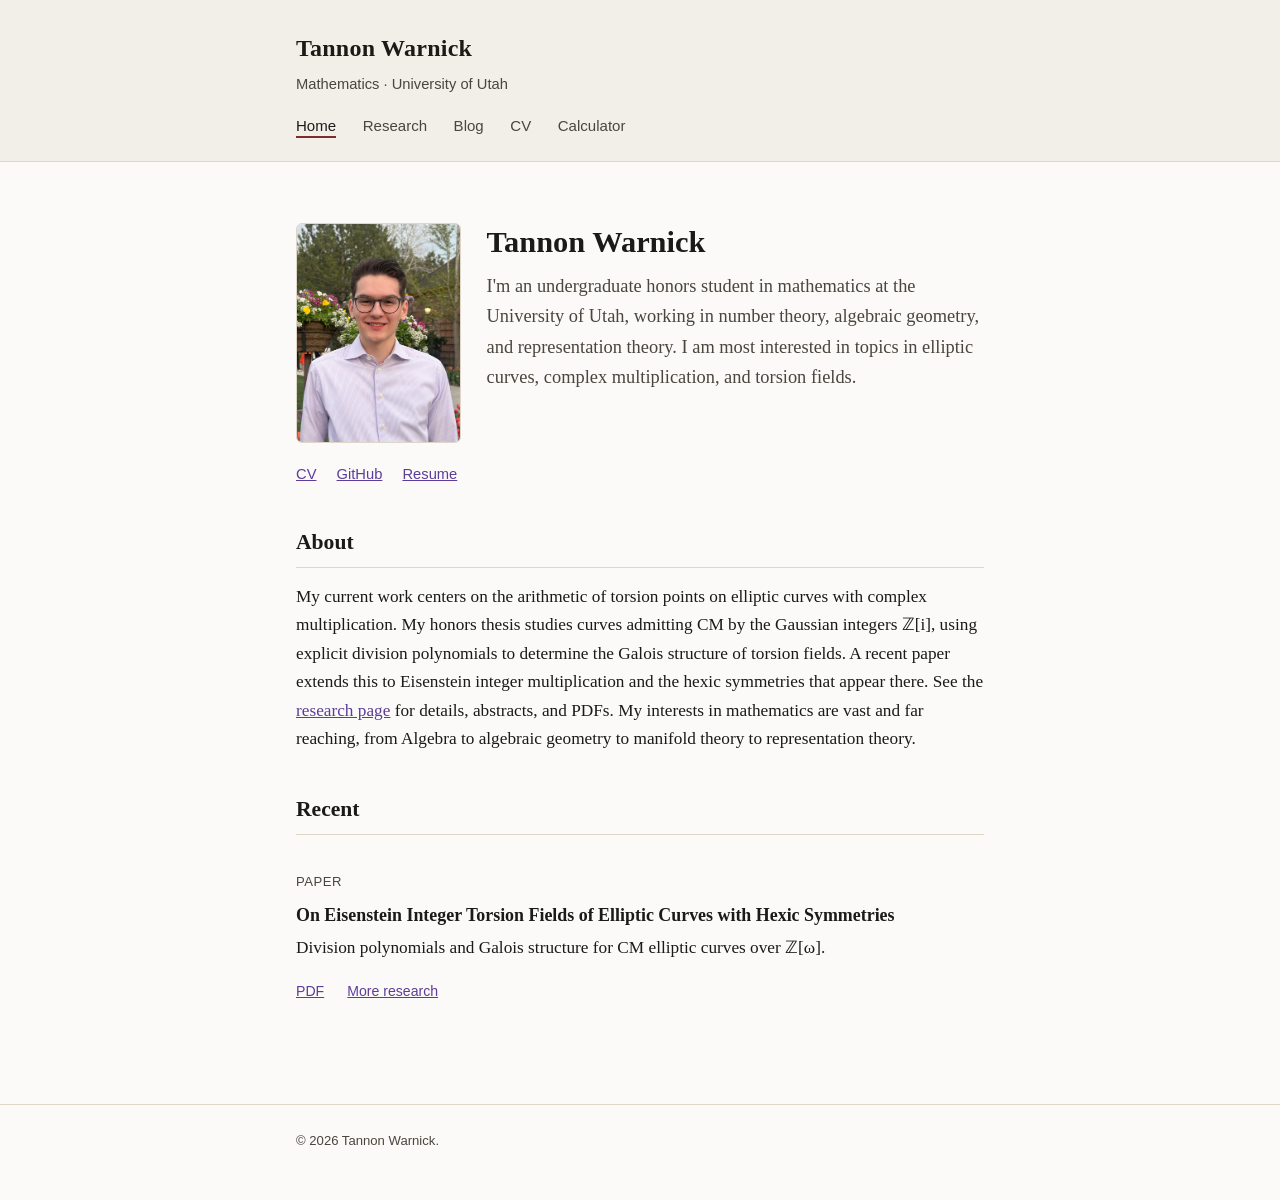
<file: index.html>
<!doctype html>
<html lang="en">
<head>
<meta charset="utf-8">
<meta name="viewport" content="width=device-width, initial-scale=1">
<title>Tannon Warnick</title>
<meta name="description" content="Tannon Warnick — mathematics, University of Utah. Research in number theory and arithmetic geometry.">
<link rel="stylesheet" href="css/style.css">
</head>
<body>

<header class="site">
  <div class="wrap">
    <a class="site-title" href="index.html">Tannon Warnick</a>
    <p class="site-tagline">Mathematics &middot; University of Utah</p>
    <nav class="site">
      <a href="index.html" aria-current="page">Home</a>
      <a href="research.html">Research</a>
      <a href="blog.html">Blog</a>
      <a href="cv.html">CV</a>
      <a href="torsion-calculator.html">Calculator</a>
    </nav>
  </div>
</header>

<main class="wrap">

  <div class="hero">
    <div class="hero-photo">
      <img src="assets/photo.jpeg" alt="Tannon Warnick">
    </div>
    <div>
      <h1>Tannon Warnick</h1>
      <p class="lede">
        I'm an undergraduate honors student in mathematics at the University of Utah,
        working in number theory, algebraic geometry, and representation theory. I am most interested in topics in elliptic curves, complex multiplication, and torsion fields.
      </p>
    </div>
  </div>

  <div class="contact-row">
    <a href="cv.html">CV</a>
    <!-- Add once you have them: arXiv author page, Google Scholar, MathSciNet -->
    <a href="https://github.com/tannon-maker">GitHub</a>
    <a href="assets/Warnick Resume.pdf">Resume</a>
  </div>

  <h2>About</h2>
  <p>
    My current work centers on the arithmetic of torsion points on elliptic curves with complex
    multiplication. My honors thesis studies curves admitting CM by the Gaussian integers
    <span>&#8484;[i]</span>, using explicit division polynomials to determine the Galois structure
    of torsion fields. A recent paper extends this to Eisenstein integer multiplication and the
    hexic symmetries that appear there. See the <a href="research.html">research page</a> for details, abstracts, and PDFs.
      My interests in mathematics are vast and far reaching, from Algebra to algebraic geometry to manifold theory to representation theory. 
  </p>

  <h2>Recent</h2>
  <ul class="plain">
    <li class="entry">
      <div class="entry-meta">Paper</div>
      <div class="entry-title">On Eisenstein Integer Torsion Fields of Elliptic Curves with Hexic Symmetries</div>
      <p>Division polynomials and Galois structure for CM elliptic curves over &#8484;[&omega;].</p>
      <div class="entry-links">
        <a href="assets/papers/warnick-eisenstein-hexic-symmetries.pdf">PDF</a>
        <a href="research.html">More research</a>
      </div>
    </li>
  </ul>

</main>

<footer class="site">
  <div class="wrap">
    &copy; 2026 Tannon Warnick.
  </div>
</footer>

</body>
</html>
</file>
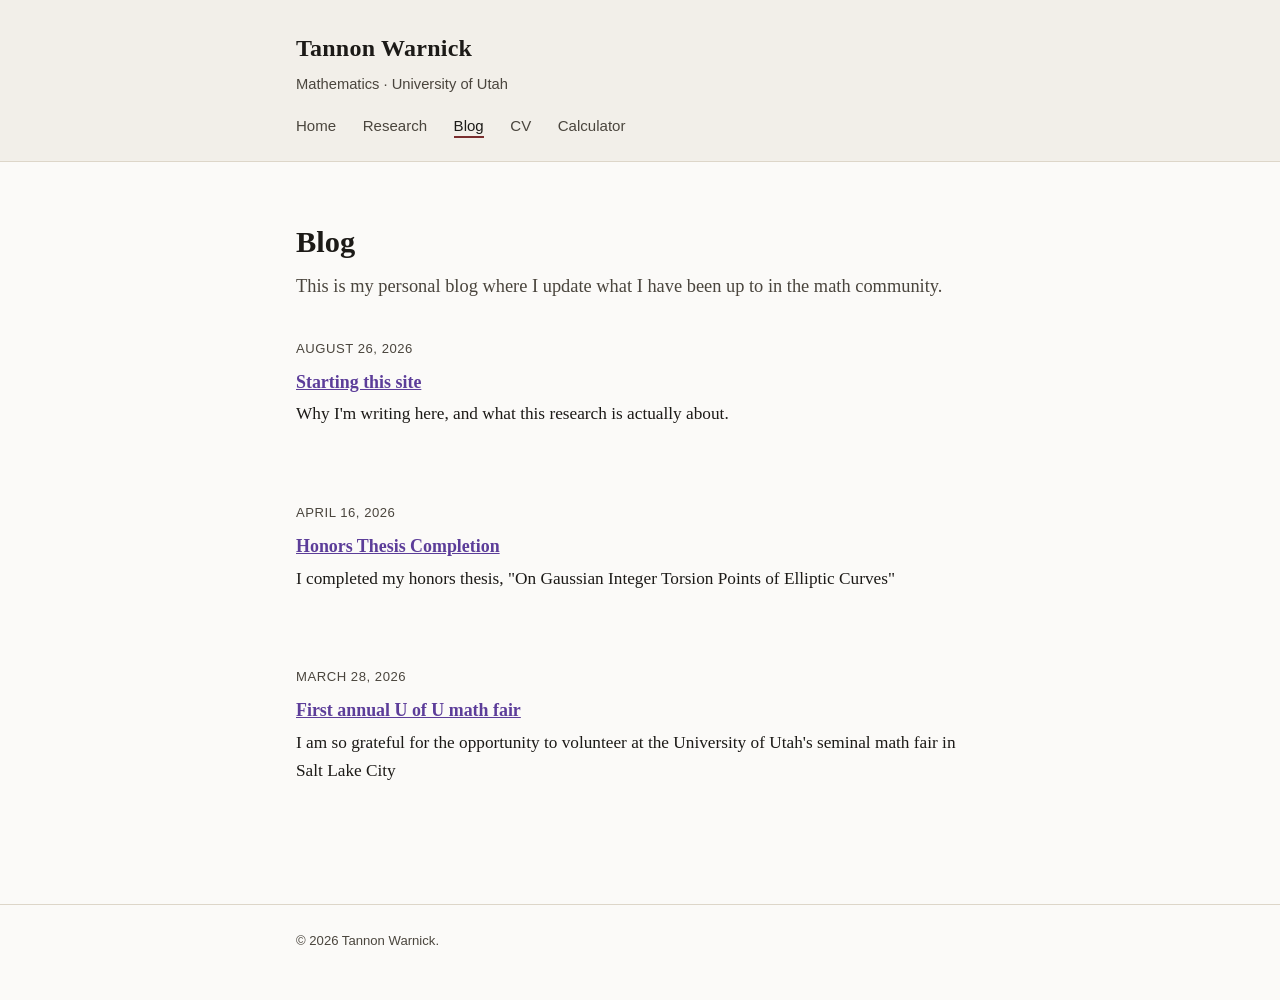
<file: blog.html>
<!doctype html>
<html lang="en">
<head>
<meta charset="utf-8">
<meta name="viewport" content="width=device-width, initial-scale=1">
<title>Blog &ndash; Tannon Warnick</title>
<link rel="stylesheet" href="css/style.css">
</head>
<body>

<header class="site">
  <div class="wrap">
    <a class="site-title" href="index.html">Tannon Warnick</a>
    <p class="site-tagline">Mathematics &middot; University of Utah</p>
    <nav class="site">
      <a href="index.html">Home</a>
      <a href="research.html">Research</a>
      <a href="blog.html" aria-current="page">Blog</a>
      <a href="cv.html">CV</a>
      <a href="torsion-calculator.html">Calculator</a>
    </nav>
  </div>
</header>

<main class="wrap">
  <h1>Blog</h1>
  <p class="lede">This is my personal blog where I update what I have been up to in the math community.</p>

  <ul class="plain">
    <li class="entry">
      <div class="entry-meta">August 26, 2026</div>
      <div class="entry-title"><a href="blog/2026-08-26-welcome.html">Starting this site</a></div>
      <p>Why I'm writing here, and what this research is actually about.</p>
    </li>
  </ul>
<ul class="plain">
    <li class="entry">
      <div class="entry-meta">April 16, 2026</div>
      <div class="entry-title"><a href="blog/2026-04-16-thesis-talk.html">Honors Thesis Completion</a></div>
      <p>I completed my honors thesis, "On Gaussian Integer Torsion Points of Elliptic Curves"</p>
    </li>
  </ul>
<ul class="plain">
    <li class="entry">
      <div class="entry-meta">March 28, 2026</div>
      <div class="entry-title"><a href="blog/2026-03-28-math-fair.html">First annual U of U math fair</a></div>
      <p>I am so grateful for the opportunity to volunteer at the University of Utah's seminal math fair in Salt Lake City</p>
    </li>
  </ul>



      
      <!--
  <div class="todo">
    <strong>Owner note:</strong> to add a new post, copy
    <code>blog/2026-08-26-welcome.html</code> to a new file named
    <code>blog/YYYY-MM-DD-slug.html</code>, edit its content, and add a matching entry to the list
    above (newest first).
  </div>
      -->
</main>

<footer class="site">
  <div class="wrap">
    &copy; 2026 Tannon Warnick.
  </div>
</footer>

</body>
</html>
</file>
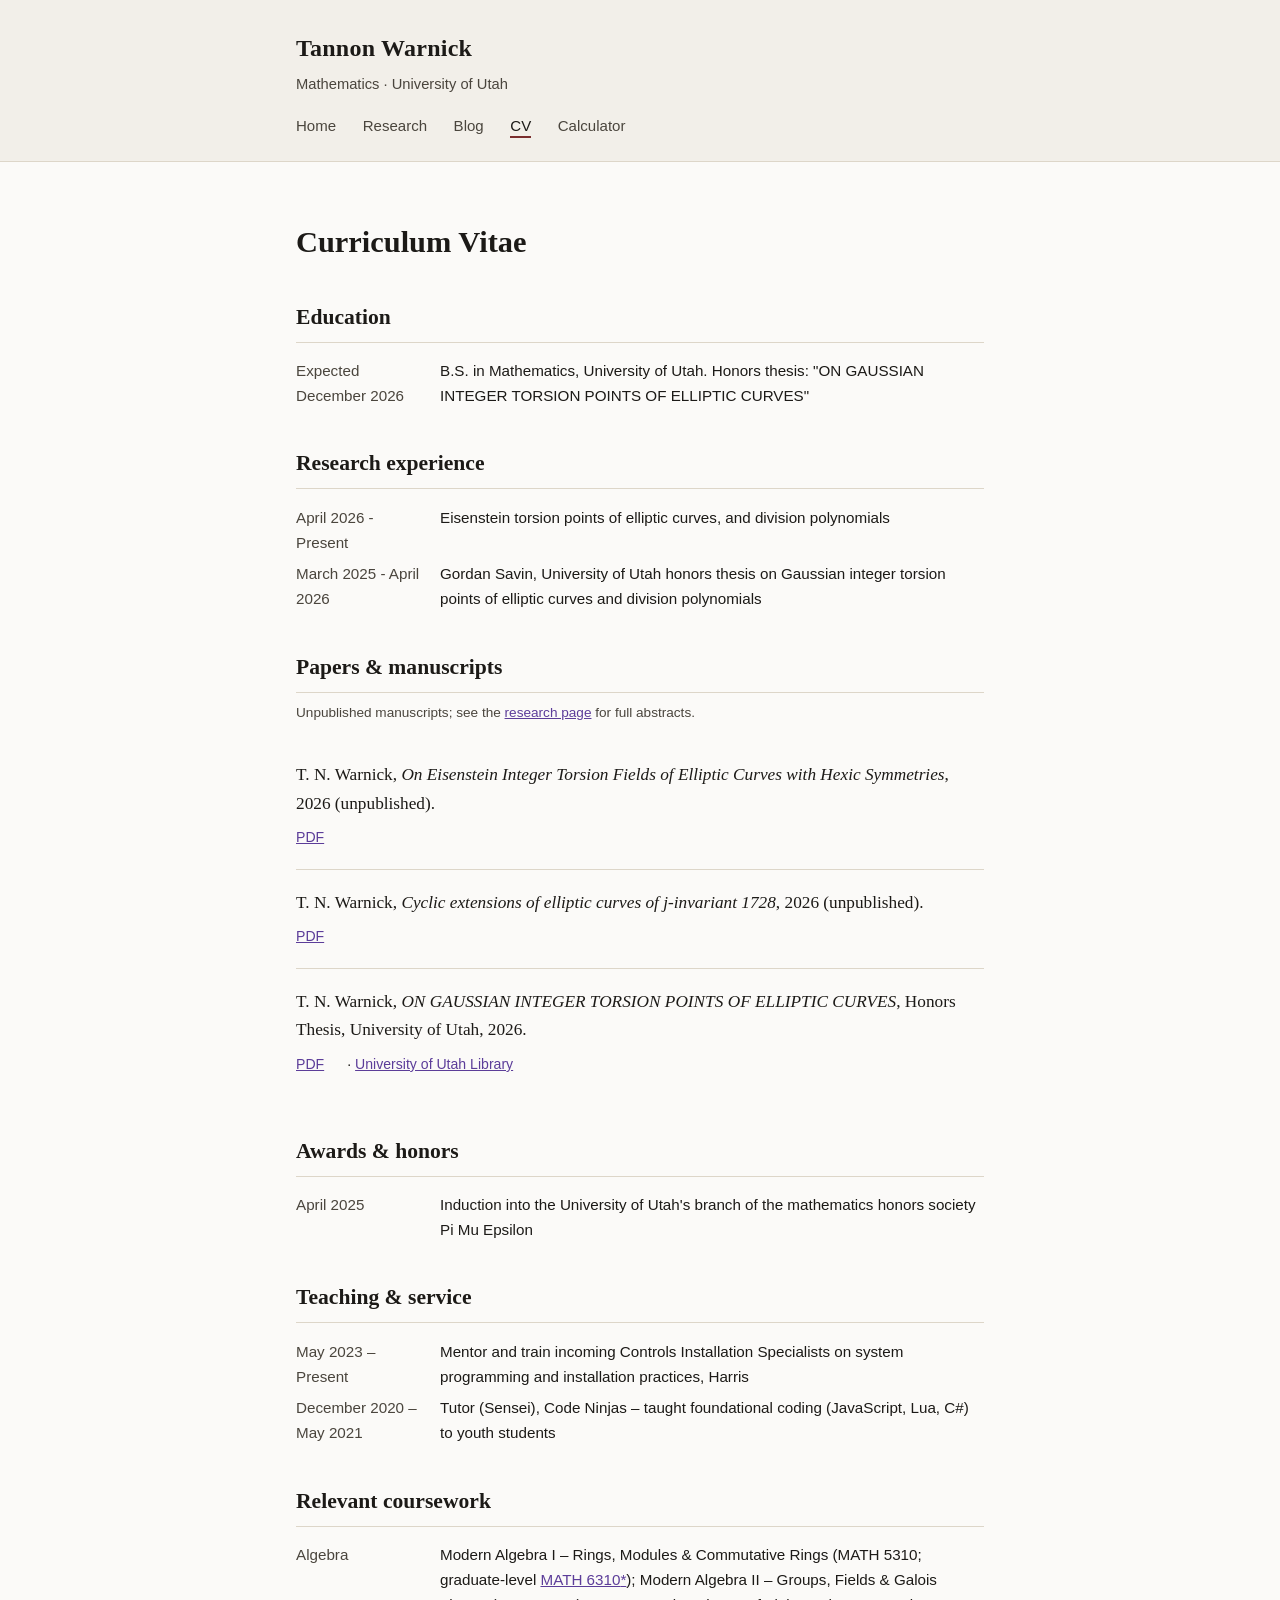
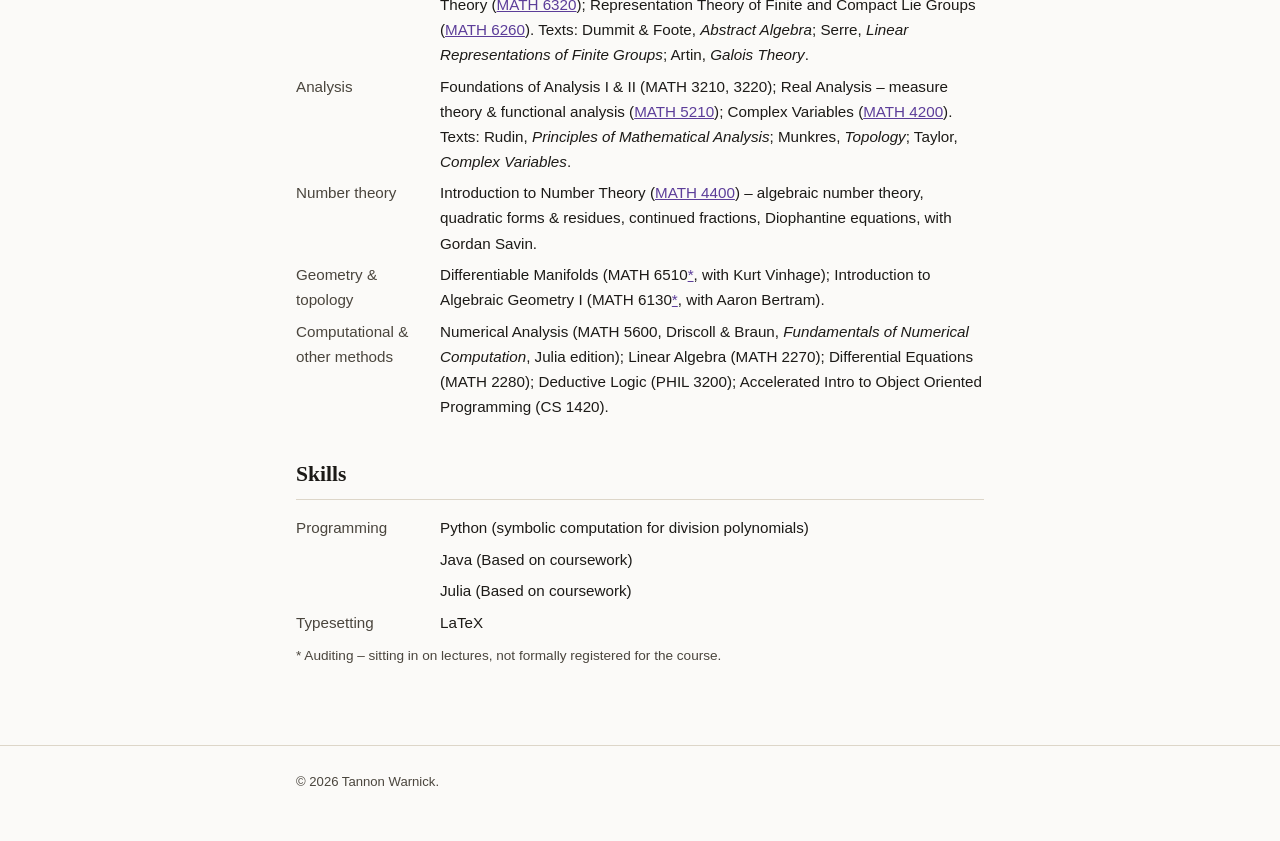
<file: cv.html>
<!doctype html>
<html lang="en">
<head>
<meta charset="utf-8">
<meta name="viewport" content="width=device-width, initial-scale=1">
<title>CV &ndash; Tannon Warnick</title>
<link rel="stylesheet" href="css/style.css">
</head>
<body>

<header class="site">
  <div class="wrap">
    <a class="site-title" href="index.html">Tannon Warnick</a>
    <p class="site-tagline">Mathematics &middot; University of Utah</p>
    <nav class="site">
      <a href="index.html">Home</a>
      <a href="research.html">Research</a>
      <a href="blog.html">Blog</a>
      <a href="cv.html" aria-current="page">CV</a>
      <a href="torsion-calculator.html">Calculator</a>
    </nav>
  </div>
</header>

<main class="wrap">
  <h1>Curriculum Vitae</h1>

  <div class="cv-section">
    <h2>Education</h2>
    <dl>
      <dt>Expected December 2026</dt>
      <dd>B.S. in Mathematics, University of Utah. Honors thesis: "ON GAUSSIAN INTEGER TORSION POINTS OF ELLIPTIC CURVES"</dd>
    </dl>
  </div>

  <div class="cv-section">
    <h2>Research experience</h2>
    <dl>
      <dt>April 2026 - Present</dt>
      <dd>Eisenstein torsion points of elliptic curves, and division polynomials</dd>

      <dt>March 2025 - April 2026</dt>
      <dd>Gordan Savin, University of Utah honors thesis on Gaussian integer torsion points of elliptic curves and division polynomials</dd>
    </dl>
  </div>

  <h2>Papers &amp; manuscripts</h2>
  <p class="cv-note">Unpublished manuscripts; see the <a href="research.html">research page</a> for full abstracts.</p>
  <ul class="plain">
    <li class="entry">
      T. N. Warnick, <em>On Eisenstein Integer Torsion Fields of Elliptic Curves with Hexic Symmetries</em>, 2026 (unpublished).
      <div class="entry-links"><a href="assets/papers/warnick-eisenstein-hexic-symmetries.pdf">PDF</a></div>
    </li>
    <li class="entry">
      T. N. Warnick, <em>Cyclic extensions of elliptic curves of j-invariant 1728</em>, 2026 (unpublished).
      <div class="entry-links"><a href="assets/papers/Gaussian.pdf">PDF</a></div>
    </li>
    <li class="entry">
      T. N. Warnick, <em>ON GAUSSIAN INTEGER TORSION POINTS OF ELLIPTIC CURVES</em>, Honors Thesis, University of Utah, 2026.
      <div class="entry-links"><a href="assets/papers/warnick-honors-thesis.pdf">PDF</a> &middot; <a href="https://collections.lib.utah.edu/ark:/87278/s63a23a6">University of Utah Library</a></div>
    </li>
  </ul>

      <!--<div class="cv-section">
    <h2>Talks</h2>
    <dl>
      <dt>[Date]</dt>
      <dd>[Talk title], [venue &mdash; department seminar, conference, REU symposium, etc.]</dd>
    </dl>
</div>
-->
  <div class="cv-section">
    <h2>Awards &amp; honors</h2>
    <dl>
      <dt>April 2025</dt>
      <dd>Induction into the University of Utah's branch of the mathematics honors society Pi Mu Epsilon</dd>
    </dl>
  </div>
  <div class="cv-section">
    <h2>Teaching &amp; service</h2>
    <dl>
      <dt>May 2023 &ndash; Present</dt>
      <dd>Mentor and train incoming Controls Installation Specialists on system programming and installation practices, Harris</dd>

      <dt>December 2020 &ndash; May 2021</dt>
      <dd>Tutor (Sensei), Code Ninjas &ndash; taught foundational coding (JavaScript, Lua, C#) to youth students</dd>
    </dl>
  </div>
  <div class="cv-section">
    <h2>Relevant coursework</h2>
    <dl>
      <dt>Algebra</dt>
      <dd>Modern Algebra I &ndash; Rings, Modules &amp; Commutative Rings (MATH 5310; graduate-level <a href="assets/Syllabi/2026_6310_syllabus.pdf">MATH 6310</a><a href="#audit-note">*</a>); Modern Algebra II &ndash; Groups, Fields &amp; Galois Theory (<a href="assets/Syllabi/2025_6320_syllabus.pdf">MATH 6320</a>); Representation Theory of Finite and Compact Lie Groups (<a href="assets/Syllabi/Rep%20theory.pdf">MATH 6260</a>). Texts: Dummit &amp; Foote, <em>Abstract Algebra</em>; Serre, <em>Linear Representations of Finite Groups</em>; Artin, <em>Galois Theory</em>.</dd>

      <dt>Analysis</dt>
      <dd>Foundations of Analysis I &amp; II (MATH 3210, 3220); Real Analysis &ndash; measure theory &amp; functional analysis (<a href="assets/Syllabi/Syllabus-3.pdf">MATH 5210</a>); Complex Variables (<a href="assets/Syllabi/syllabus-4.pdf">MATH 4200</a>). Texts: Rudin, <em>Principles of Mathematical Analysis</em>; Munkres, <em>Topology</em>; Taylor, <em>Complex Variables</em>.</dd>

      <dt>Number theory</dt>
      <dd>Introduction to Number Theory (<a href="assets/Syllabi/sy4400_24.pdf">MATH 4400</a>) &ndash; algebraic number theory, quadratic forms &amp; residues, continued fractions, Diophantine equations, with Gordan Savin.</dd>

      <dt>Geometry &amp; topology</dt>
      <dd>Differentiable Manifolds (MATH 6510<a href="#audit-note">*</a>, with Kurt Vinhage); Introduction to Algebraic Geometry I (MATH 6130<a href="#audit-note">*</a>, with Aaron Bertram).</dd>

      <dt>Computational &amp; other methods</dt>
      <dd>Numerical Analysis (MATH 5600, Driscoll &amp; Braun, <em>Fundamentals of Numerical Computation</em>, Julia edition); Linear Algebra (MATH 2270); Differential Equations (MATH 2280); Deductive Logic (PHIL 3200); Accelerated Intro to Object Oriented Programming (CS 1420).</dd>
    </dl>
  </div>

  <div class="cv-section">
    <h2>Skills</h2>
    <dl>
      <dt>Programming</dt>
      <dd>Python (symbolic computation for division polynomials)</dd>
      <dd></dd>
      <dd>Java (Based on coursework)</dd>
      <dd></dd>
      <dd>Julia (Based on coursework)</dd>
      <dt>Typesetting</dt>
      <dd>LaTeX</dd>
    </dl>
  </div>

  <p class="cv-note" id="audit-note">* Auditing &ndash; sitting in on lectures, not formally registered for the course.</p>

</main>

<footer class="site">
  <div class="wrap">
    &copy; 2026 Tannon Warnick.
  </div>
</footer>

</body>
</html>
</file>
<file: css/style.css>
/* ---------- Tokens ---------- */
:root {
  --bg: #fbfaf8;
  --bg-alt: #f2efe9;
  --ink: #1c1a17;
  --ink-soft: #4a453d;
  --rule: #ddd6c9;
  --accent: #7a2e2e;
  --accent-soft: #a4514f;
  --link: #5c3d99;
  --max-width: 46rem;
  --serif: "Iowan Old Style", "Palatino Linotype", Palatino, "URW Palladio L", Georgia, serif;
  --sans: -apple-system, BlinkMacSystemFont, "Segoe UI", Helvetica, Arial, sans-serif;
  --mono: "SFMono-Regular", Consolas, "Liberation Mono", Menlo, monospace;
}

@media (prefers-color-scheme: dark) {
  :root {
    --bg: #171613;
    --bg-alt: #201e1a;
    --ink: #ece7dd;
    --ink-soft: #b9b2a3;
    --rule: #3a362e;
    --accent: #d68a86;
    --accent-soft: #c46a66;
    --link: #b9a3e8;
  }
}

* { box-sizing: border-box; }

html { background: var(--bg); }

body {
  margin: 0;
  background: var(--bg);
  color: var(--ink);
  font-family: var(--serif);
  font-size: 1.08rem;
  line-height: 1.65;
  -webkit-font-smoothing: antialiased;
}

.wrap {
  max-width: var(--max-width);
  margin: 0 auto;
  padding-left: 1.5rem;
  padding-right: 1.5rem;
}

/* ---------- Header / Nav ---------- */
header.site {
  border-bottom: 1px solid var(--rule);
  background: var(--bg-alt);
}

header.site .wrap {
  padding-top: 1.8rem;
  padding-bottom: 1.4rem;
}

.site-title {
  font-family: var(--serif);
  font-size: 1.5rem;
  font-weight: 600;
  letter-spacing: 0.01em;
  color: var(--ink);
  text-decoration: none;
}

.site-tagline {
  margin: 0.25rem 0 1.1rem;
  font-family: var(--sans);
  font-size: 0.92rem;
  color: var(--ink-soft);
}

nav.site {
  font-family: var(--sans);
  font-size: 0.94rem;
}

nav.site a {
  color: var(--ink-soft);
  text-decoration: none;
  margin-right: 1.4rem;
  padding-bottom: 2px;
  border-bottom: 2px solid transparent;
}

nav.site a:hover,
nav.site a[aria-current="page"] {
  color: var(--ink);
  border-bottom-color: var(--accent);
}

/* ---------- Main content ---------- */
main {
  padding: 3.8rem 0 4rem;
}

h1 {
  font-size: 1.9rem;
  line-height: 1.25;
  margin: 0 0 0.6rem;
}

h2 {
  font-size: 1.35rem;
  margin: 2.4rem 0 0.9rem;
  padding-bottom: 0.4rem;
  border-bottom: 1px solid var(--rule);
}

h3 {
  font-size: 1.08rem;
  margin: 1.6rem 0 0.5rem;
}

p { margin: 0 0 1.1rem; }

a { color: var(--link); }
a:hover { color: var(--accent); }

.lede {
  font-size: 1.15rem;
  color: var(--ink-soft);
}

ul.plain, ol.plain {
  padding-left: 0;
  list-style: none;
}

/* ---------- Home hero ---------- */
.hero {
  display: flex;
  gap: 1.6rem;
  align-items: flex-start;
  margin-bottom: 0.5rem;
}

.hero-photo {
  flex: 0 0 auto;
  width: 165px;
  height: 220px;
  border-radius: 6px;
  background: var(--bg-alt);
  border: 1px solid var(--rule);
  display: flex;
  align-items: center;
  justify-content: center;
  font-family: var(--sans);
  font-size: 0.7rem;
  color: var(--ink-soft);
  text-align: center;
  overflow: hidden;
}

.hero-photo img { width: 100%; height: 100%; object-fit: cover; }

.contact-row {
  font-family: var(--sans);
  font-size: 0.92rem;
  color: var(--ink-soft);
  margin: 1.2rem 0 2rem;
}

.contact-row a { margin-right: 1rem; }

/* ---------- Cards: research / posts ---------- */
.entry {
  padding: 1.2rem 0;
  border-bottom: 1px solid var(--rule);
}

.entry:last-child { border-bottom: none; }

.entry-title {
  font-size: 1.12rem;
  font-weight: 600;
  margin: 0 0 0.2rem;
}

.entry-meta {
  font-family: var(--sans);
  font-size: 0.82rem;
  color: var(--ink-soft);
  text-transform: uppercase;
  letter-spacing: 0.04em;
  margin-bottom: 0.5rem;
}

.cv-note {
  font-family: var(--sans);
  font-size: 0.85rem;
  color: var(--ink-soft);
  margin: -0.3rem 0 0.8rem;
}

.entry-links {
  font-family: var(--sans);
  font-size: 0.88rem;
  margin-top: 0.5rem;
}

.entry-links a { margin-right: 1.2rem; }

.tag {
  display: inline-block;
  font-family: var(--sans);
  font-size: 0.72rem;
  letter-spacing: 0.03em;
  text-transform: uppercase;
  color: var(--accent-soft);
  border: 1px solid var(--accent-soft);
  border-radius: 999px;
  padding: 0.1rem 0.6rem;
  margin-right: 0.4rem;
}

/* ---------- Blog post ---------- */
.post-meta {
  font-family: var(--sans);
  font-size: 0.85rem;
  color: var(--ink-soft);
  text-transform: uppercase;
  letter-spacing: 0.04em;
  margin-bottom: 1.8rem;
}

article.post h2 { border-bottom: none; margin-top: 2rem; }

blockquote {
  margin: 1.4rem 0;
  padding: 0.2rem 1.2rem;
  border-left: 3px solid var(--accent-soft);
  color: var(--ink-soft);
}

/* ---------- Placeholder callouts (for the site owner, not visitors to miss) ---------- */
.todo {
  font-family: var(--sans);
  font-size: 0.85rem;
  background: var(--bg-alt);
  border: 1px dashed var(--accent-soft);
  border-radius: 6px;
  padding: 0.7rem 1rem;
  margin: 0.8rem 0 1.4rem;
  color: var(--ink-soft);
}

.todo strong { color: var(--accent); }

/* ---------- Blog post figures ---------- */
.post-figure { margin: 1.6rem 0; }
.post-figure img {
  width: 100%;
  height: auto;
  border-radius: 6px;
  display: block;
}
.post-figure figcaption {
  font-family: var(--sans);
  font-size: 0.85rem;
  color: var(--ink-soft);
  margin-top: 0.5rem;
}

/* ---------- CV ---------- */
.cv-section dl {
  display: grid;
  grid-template-columns: 8rem 1fr;
  gap: 0.4rem 1rem;
  font-family: var(--sans);
  font-size: 0.95rem;
}

.cv-section dt {
  color: var(--ink-soft);
}

.cv-section dd { margin: 0; }

/* ---------- Footer ---------- */
footer.site {
  border-top: 1px solid var(--rule);
  font-family: var(--sans);
  font-size: 0.82rem;
  color: var(--ink-soft);
  padding: 1.6rem 0 3rem;
}

/* ---------- Misc ---------- */
code, pre {
  font-family: var(--mono);
  font-size: 0.92em;
}

pre {
  background: var(--bg-alt);
  padding: 0.9rem 1.1rem;
  border-radius: 6px;
  overflow-x: auto;
}

hr.rule {
  border: none;
  border-top: 1px solid var(--rule);
  margin: 2.4rem 0;
}

@media (max-width: 30rem) {
  .hero { flex-direction: column; }
  nav.site a { margin-right: 1rem; }
}
</file>
